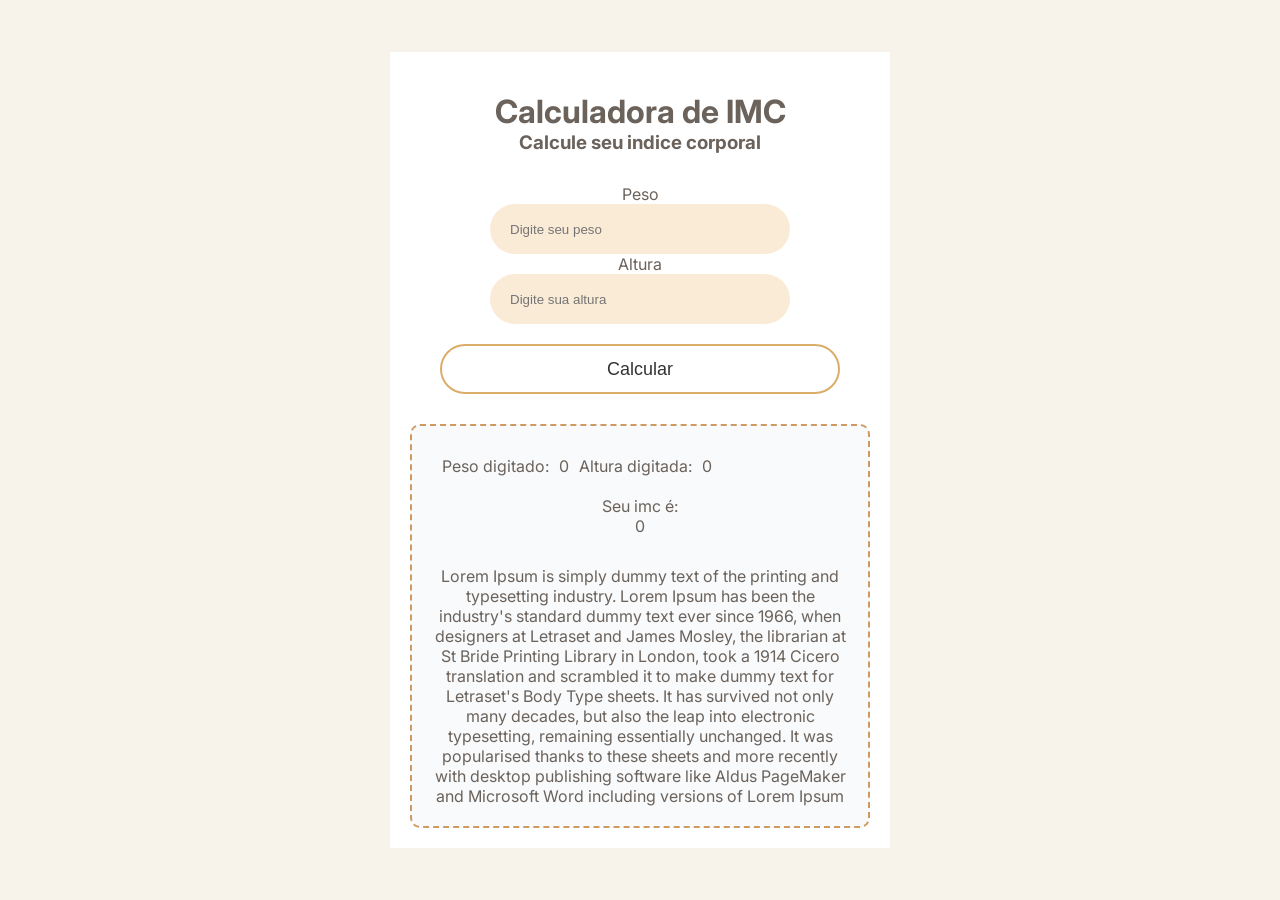
<file: calculadora-de-IMC/index.html>
<!DOCTYPE html>
<html lang="pt-BR">
<head>
    <meta charset="UTF-8">
    <meta name="viewport" content="width=device-width, initial-scale=1.0">
    <title>Calculadora de IMC</title>
    <link rel="stylesheet" href="style.css">
        <link href="https://fonts.googleapis.com/css2?family=Baloo+2:wght@400..800&family=Cherry+Bomb+One&family=Fredoka:wght@300..700&family=Inter:ital,opsz,wght@0,14..32,100..900;1,14..32,100..900&display=swap" rel="stylesheet">
</head>
<body>
    <main>
        <h1>Calculadora de IMC</h1>
        <h3>Calcule seu indice corporal</h3>


        <section class="card-principal">
        <form>
            <!-- inputs -->
            <div class="inputs">
            <label for="peso">Peso</label>
            <input type="number" id="peso" placeholder="Digite seu peso">

            <label for="altura">Altura</label>
            <input type="number" id="altura" placeholder="Digite sua altura">
            </div>

            <!-- botão -->
            <button type="submit" id="botao">Calcular</button>

            <!-- resultado -->

            <div class="resultado">
                <div class="informacoes-imc">
                <p>Peso digitado: </p> <span id="peso-digitado">0</span>
                <p>Altura digitada: </p> <span id="altura-digitada">0</span>
                </div>

                <div class="total-imc">
                <p>Seu imc é:</p> <span id="resultado-imc">0</span>
                </div>
                
                <div class="conteudo-imc">
                <span id="texto-com-base-imc">Lorem Ipsum is simply dummy text of the printing and typesetting industry. Lorem Ipsum has been the industry's standard dummy text ever since 1966, when designers at Letraset and James Mosley, the librarian at St Bride Printing Library in London, took a 1914 Cicero translation and scrambled it to make dummy text for Letraset's Body Type sheets. It has survived not only many decades, but also the leap into electronic typesetting, remaining essentially unchanged. It was popularised thanks to these sheets and more recently with desktop publishing software like Aldus PageMaker and Microsoft Word including versions of Lorem Ipsum</span>
                </div>
            </div>
        </form>
    </section>

    </main>
    <script src="/calculadora-de-IMC/script.js"></script>
</body>
</html>
</file>
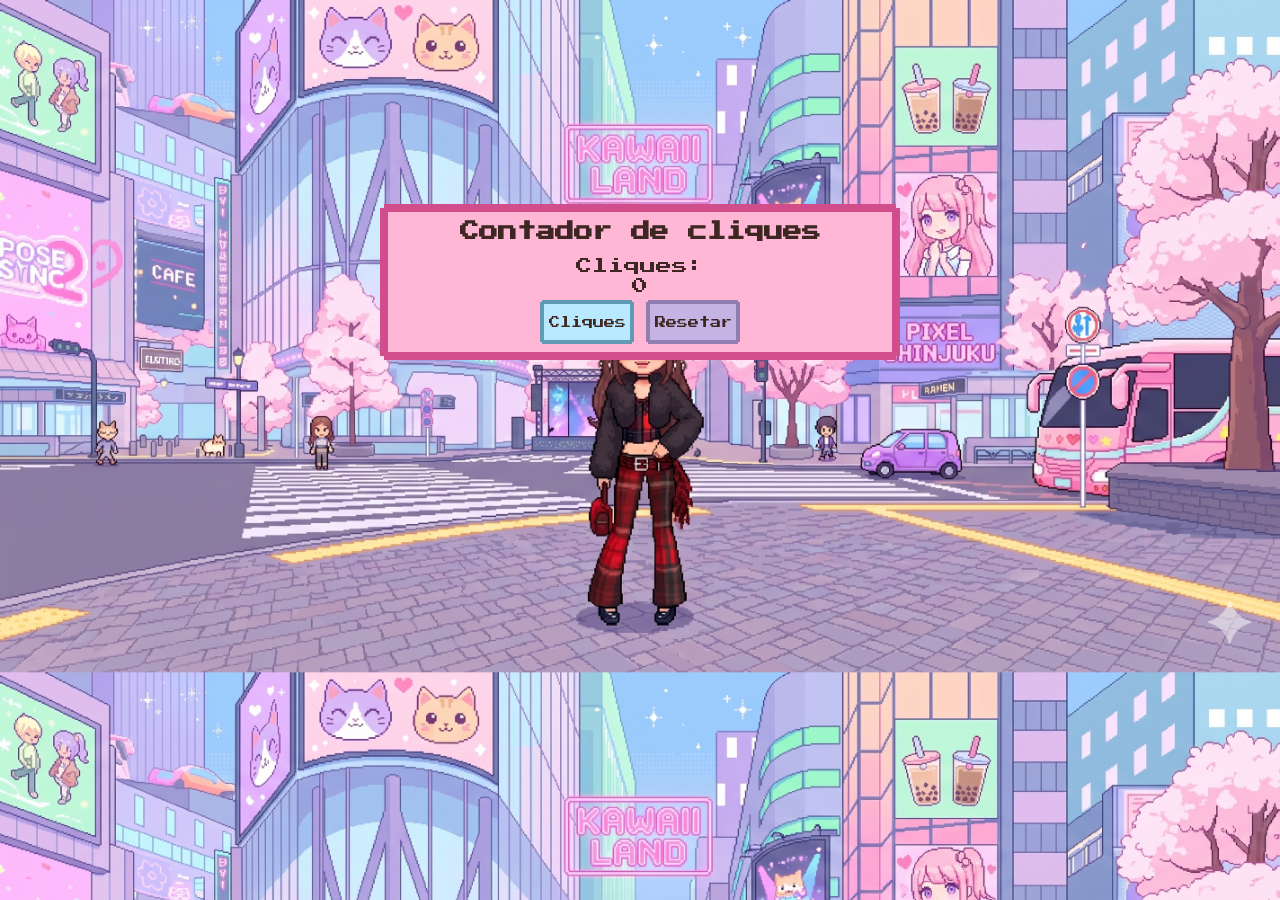
<file: contador-de-clique/index.html>
<!DOCTYPE html>
<html lang="pt-BR">
<head>
    <meta charset="UTF-8">
    <meta name="viewport" content="width=device-width, initial-scale=1.0">
    <title>Contador de cliques</title>
    <link rel="stylesheet" href="style.css">
    <link rel="preconnect" href="https://fonts.googleapis.com">
    <link rel="preconnect" href="https://fonts.gstatic.com" crossorigin>
    <link href="https://fonts.googleapis.com/css2?family=Jersey+10&family=Pixelify+Sans:wght@400..700&family=Poppins:ital,wght@0,100;0,200;0,300;0,400;0,500;0,600;0,700;0,800;0,900;1,100;1,200;1,300;1,400;1,500;1,600;1,700;1,800;1,900&family=Press+Start+2P&family=Quicksand:wght@300..700&family=Sansita+Swashed:wght@300..900&family=Tiny5&display=swap" rel="stylesheet">

</head>
<body>
    <div class="container">
    <h1>Contador de cliques</h1>
    <p>Cliques:</p>
    <p id="number-count">0</p>
    <button id="botao-clique">Cliques</button>
    <button id="botao-reset">Resetar</button>
    </div>
</body>
<script src="script.js"></script>
</html>
</file>
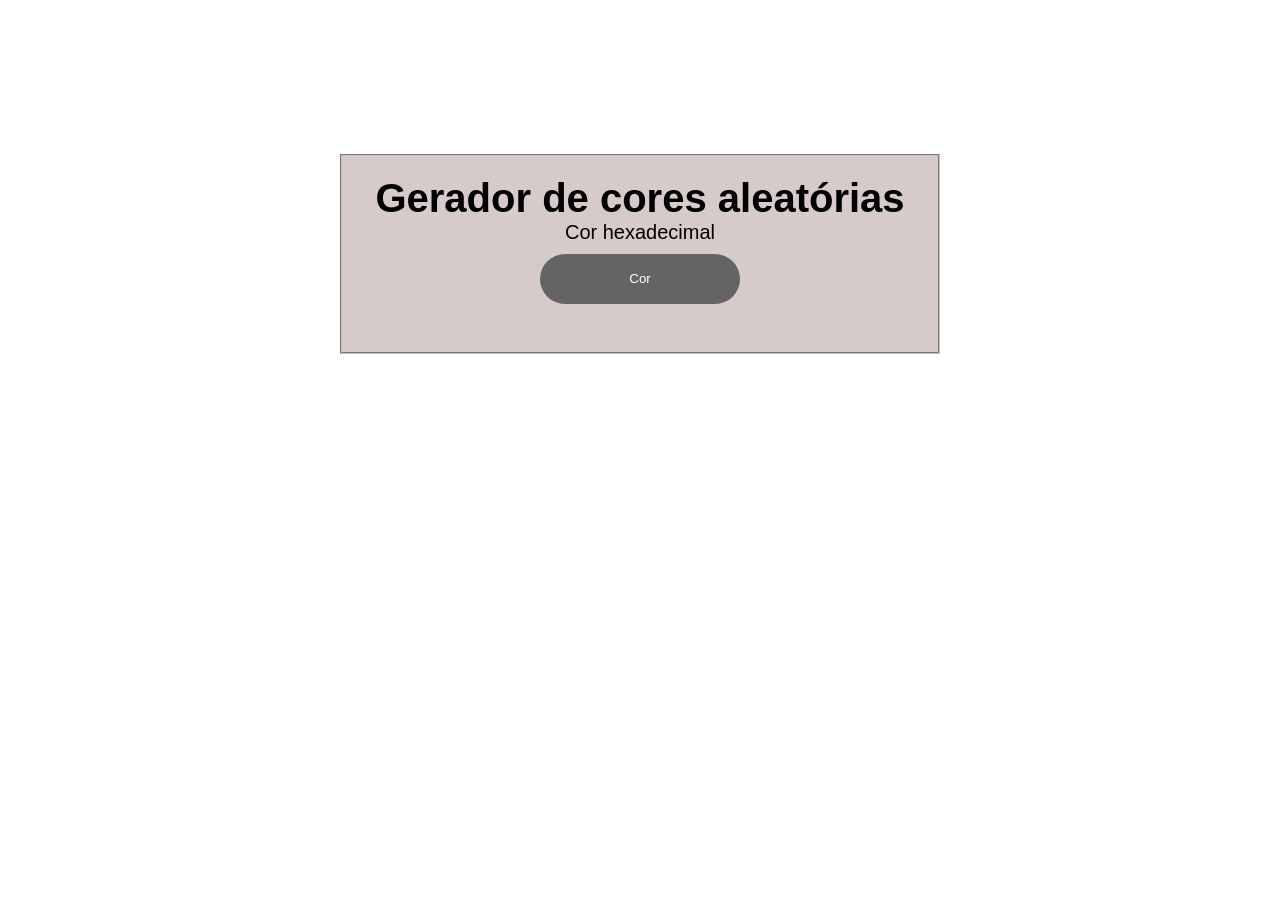
<file: Gerador-de-Cores-aleatorias/index.html>
<!DOCTYPE html>
<html lang="pt-br">
<head>
    <meta charset="UTF-8">
    <meta name="viewport" content="width=device-width, initial-scale=1.0">
    <title>Cores aleatórias</title>
    <link rel="stylesheet" href="style.css">
</head>
<body>
    <div class="container">
        <h1>Gerador de cores aleatórias</h1>
        <p>Cor hexadecimal</p>
        <button id="botao">Cor</button>

    </div>
</body>
<script src="script.js"></script>
</html>
</file>
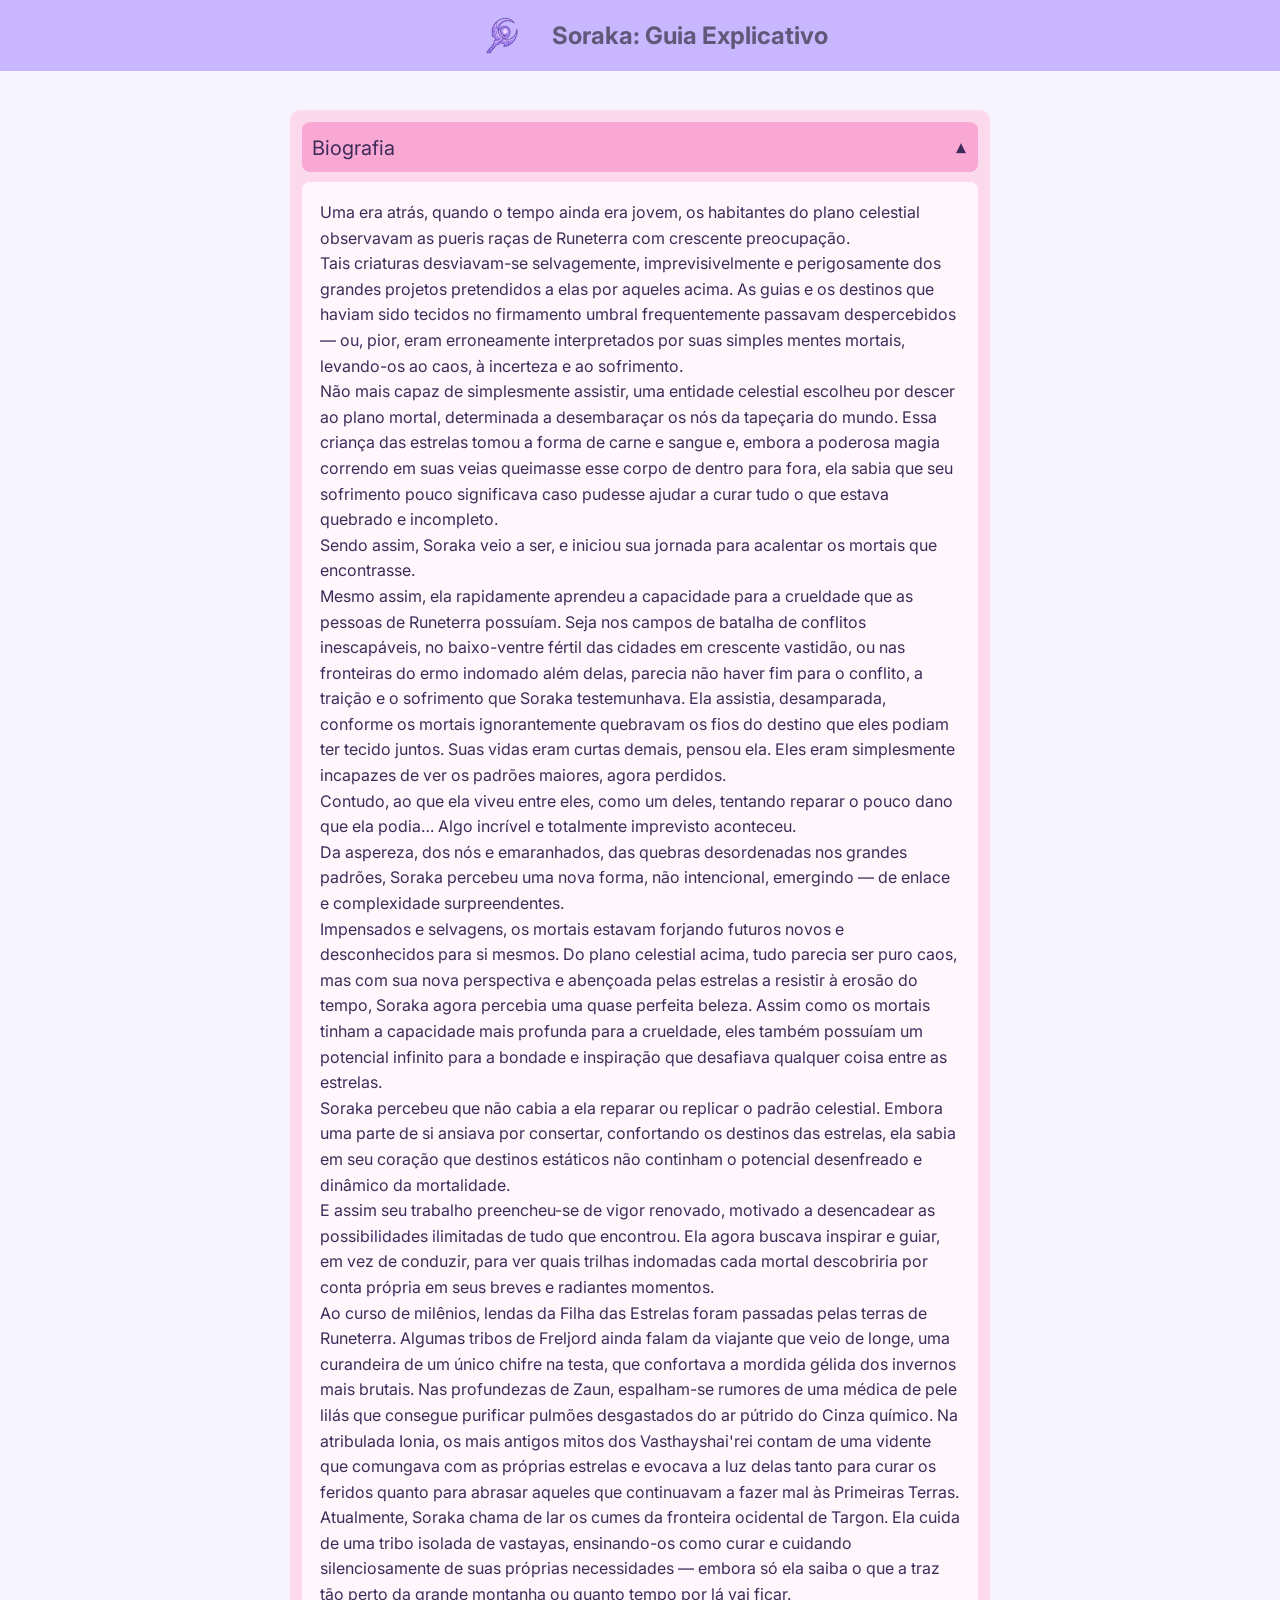
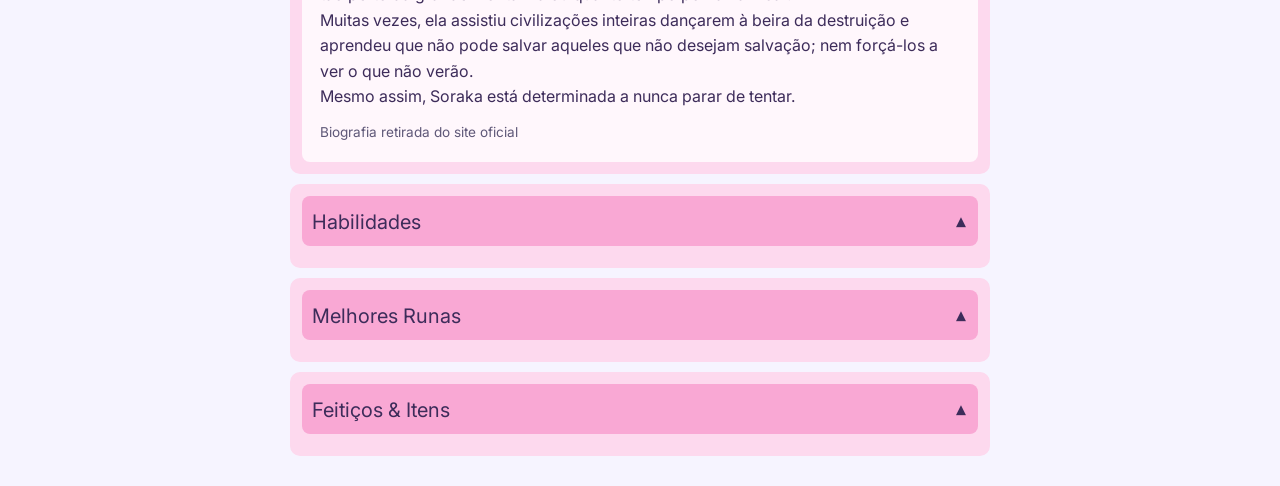
<file: mini-FAQ/index.html>
<!DOCTYPE html>
<html lang="pt-BR">
<head>
    <meta charset="UTF-8">
    <meta name="viewport" content="width=device-width, initial-scale=1.0">
    <title>FAQ Soraka</title>
    <link rel="stylesheet" href="style.css">
    <link rel="preconnect" href="https://fonts.googleapis.com">
    <link rel="preconnect" href="https://fonts.gstatic.com" crossorigin>
    <link href="https://fonts.googleapis.com/css2?family=Baloo+2:wght@400..800&family=Cherry+Bomb+One&family=Fredoka:wght@300..700&family=Inter:ital,opsz,wght@0,14..32,100..900;1,14..32,100..900&display=swap" rel="stylesheet">
</head>
<body>
    <nav>
        <img src="/mini-FAQ/cajado-soraka.png" alt="Cajado da Soraka">
        <h1> Soraka: Guia Explicativo</h1>
    </nav>
    <div class="container">
        <div class="accordion">

            <div class="accordion-item">
                <button class="accordion-header">
                    <span class="title">Biografia</span>
                    <span class="arrow active">▾</span>
                </button>
                <div class="accordion-content active">
                    <p>Uma era atrás, quando o tempo ainda era jovem, os habitantes do plano celestial observavam as pueris raças de Runeterra com crescente preocupação.</p>
                    <p>Tais criaturas desviavam-se selvagemente, imprevisivelmente e perigosamente dos grandes projetos pretendidos a elas por aqueles acima. As guias e os destinos que haviam sido tecidos no firmamento umbral frequentemente passavam despercebidos — ou, pior, eram erroneamente interpretados por suas simples mentes mortais, levando-os ao caos, à incerteza e ao sofrimento.</p>
                    <p>Não mais capaz de simplesmente assistir, uma entidade celestial escolheu por descer ao plano mortal, determinada a desembaraçar os nós da tapeçaria do mundo. Essa criança das estrelas tomou a forma de carne e sangue e, embora a poderosa magia correndo em suas veias queimasse esse corpo de dentro para fora, ela sabia que seu sofrimento pouco significava caso pudesse ajudar a curar tudo o que estava quebrado e incompleto.</p>
                    <p>Sendo assim, Soraka veio a ser, e iniciou sua jornada para acalentar os mortais que encontrasse.</p>
                    <p>Mesmo assim, ela rapidamente aprendeu a capacidade para a crueldade que as pessoas de Runeterra possuíam. Seja nos campos de batalha de conflitos inescapáveis, no baixo-ventre fértil das cidades em crescente vastidão, ou nas fronteiras do ermo indomado além delas, parecia não haver fim para o conflito, a traição e o sofrimento que Soraka testemunhava. Ela assistia, desamparada, conforme os mortais ignorantemente quebravam os fios do destino que eles podiam ter tecido juntos. Suas vidas eram curtas demais, pensou ela. Eles eram simplesmente incapazes de ver os padrões maiores, agora perdidos.</p>
                    <p>Contudo, ao que ela viveu entre eles, como um deles, tentando reparar o pouco dano que ela podia… Algo incrível e totalmente imprevisto aconteceu.</p>
                    <p>Da aspereza, dos nós e emaranhados, das quebras desordenadas nos grandes padrões, Soraka percebeu uma nova forma, não intencional, emergindo — de enlace e complexidade surpreendentes.</p>
                    <p>Impensados e selvagens, os mortais estavam forjando futuros novos e desconhecidos para si mesmos. Do plano celestial acima, tudo parecia ser puro caos, mas com sua nova perspectiva e abençoada pelas estrelas a resistir à erosão do tempo, Soraka agora percebia uma quase perfeita beleza. Assim como os mortais tinham a capacidade mais profunda para a crueldade, eles também possuíam um potencial infinito para a bondade e inspiração que desafiava qualquer coisa entre as estrelas.</p>
                    <p>Soraka percebeu que não cabia a ela reparar ou replicar o padrão celestial. Embora uma parte de si ansiava por consertar, confortando os destinos das estrelas, ela sabia em seu coração que destinos estáticos não continham o potencial desenfreado e dinâmico da mortalidade.</p>
                    <p>E assim seu trabalho preencheu-se de vigor renovado, motivado a desencadear as possibilidades ilimitadas de tudo que encontrou. Ela agora buscava inspirar e guiar, em vez de conduzir, para ver quais trilhas indomadas cada mortal descobriria por conta própria em seus breves e radiantes momentos.</p>
                    <p>Ao curso de milênios, lendas da Filha das Estrelas foram passadas pelas terras de Runeterra. Algumas tribos de Freljord ainda falam da viajante que veio de longe, uma curandeira de um único chifre na testa, que confortava a mordida gélida dos invernos mais brutais. Nas profundezas de Zaun, espalham-se rumores de uma médica de pele lilás que consegue purificar pulmões desgastados do ar pútrido do Cinza químico. Na atribulada Ionia, os mais antigos mitos dos Vasthayshai'rei contam de uma vidente que comungava com as próprias estrelas e evocava a luz delas tanto para curar os feridos quanto para abrasar aqueles que continuavam a fazer mal às Primeiras Terras.</p>
                    <p>Atualmente, Soraka chama de lar os cumes da fronteira ocidental de Targon. Ela cuida de uma tribo isolada de vastayas, ensinando-os como curar e cuidando silenciosamente de suas próprias necessidades — embora só ela saiba o que a traz tão perto da grande montanha ou quanto tempo por lá vai ficar.</p>
                    <p>Muitas vezes, ela assistiu civilizações inteiras dançarem à beira da destruição e aprendeu que não pode salvar aqueles que não desejam salvação; nem forçá-los a ver o que não verão.</p>
                    <p>Mesmo assim, Soraka está determinada a nunca parar de tentar.</p>
                    <p style="color:  #5F5878; font-size: 0.85rem; margin-top: 12px;">Biografia retirada do site oficial</p>
                </div>
            </div>

            <div class="accordion-item">
                <button class="accordion-header">
                    <span class="title">Habilidades</span>
                    <span class="arrow active">▾</span>
                </button>
                <!-- Habilidades-->
                <div class="accordion-content">
                    <p><strong>Passiva (Salvação):</strong> Soraka corre mais rapidamente em direção a aliados com pouca Vida.</p>
                    <p><strong>Q (Chamado Estelar):</strong> Uma estrela cai do céu no local-alvo, causando Dano Mágico e reduzindo a velocidade de inimigos. Se um Campeão inimigo for atingido por Chamado Estelar, Soraka regenera Vida.</p>
                    <p><strong>W (Infusão Astral):</strong> Soraka sacrifica parte de sua própria Vida para curar outro Campeão aliado.</p>
                    <p><strong>E (Equinócio):</strong> Cria uma área em um local, silenciando todos os inimigos dentro dela. Quando a área expira, os que ainda estiverem dentro são enraizados.</p>
                    <p><strong>R (Desejo):</strong> Soraka enche seus aliados de esperança, instantaneamente restaurando Vida para si mesma e todos os Campeões aliados.</p>
                </div>
            </div>

            <!-- Melhores Runas -->
            <div class="accordion-item">
                <button class="accordion-header">
                    <span class="title">Melhores Runas</span>
                    <span class="arrow active">▾</span>
                </button>
                <div class="accordion-content">
                    <h4> Runas – A melhor página para Soraka</h4>
                    <p>A <strong>árvore de Feitiçaria</strong> é, de forma consistente, a melhor escolha para Soraka. Ela reúne todas as runas que mais potencializam o kit da campeã, aumentando seu poke na fase de rotas, sua cura e sua utilidade durante toda a partida.</p>

                    <h4> Árvore Primária – Feitiçaria</h4>
                    <p><strong>Invocar Aery</strong> é a melhor runa-chave para Soraka. Ela fortalece tanto o dano causado aos inimigos quanto os escudos e curas concedidos aos aliados, oferecendo um excelente desempenho durante toda a partida.</p>
                    <p>Na segunda linha, você pode optar entre <strong>Faixa de Fluxo de Mana</strong> ou <strong>Arcanista de Axioma</strong>. A Faixa de Fluxo de Mana é a escolha mais popular por ajudar na sustentação de mana durante a rota. No entanto, minha recomendação é <strong>Arcanista de Axioma</strong>, já que ela aumenta a eficácia da Ultimate, concedendo mais dano, mais cura, mais escudo e ainda amplifica seu efeito em área. Além disso, ao conseguir uma eliminação ou assistência, você reduz o tempo de recarga da Ultimate em 7%, permitindo impactar o mapa com muito mais frequência.</p>
                    <p>A terceira runa é <strong>Transcendência</strong>, que concede Aceleração de Habilidade conforme a partida avança. No nível 11, eliminações e assistências reduzem em 20% o tempo de recarga das habilidades básicas, permitindo que Soraka utilize seu kit com muito mais frequência nas lutas.</p>
                    <p>Por fim, <strong>Chamuscar</strong> é a melhor opção para a última linha. Ele fortalece o poke durante a fase de rotas, aumentando a pressão sobre a dupla inimiga e facilitando trocas favoráveis.</p>

                    <h4> Árvore Secundária – Determinação</h4>

                    <p>Na árvore secundária, a escolha é <strong>Determinação</strong>.</p>
                    <p><strong>Osso Revestido</strong>, para enfrentar rotas mais agressivas e reduzir o dano recebido nas trocas.</p>
                    <p><strong>Revitalizar</strong>, que aumenta a eficácia das curas e escudos, sendo uma excelente escolha na maioria das partidas.</p>


                    <h4>Fragmentos </h4>
                    <p>Os fragmentos recomendados são:</p>
                    <ul class="melhores-runas">
                        <li><strong>+9 de Força Adaptativa</strong></li>
                        <li><strong>+9 de Força Adaptativa</strong></li>
                        <li><strong>+10 a +180 de Vida (com base no nível)</strong></li>
                    </ul>

                    <p>A escolha dupla de Força Adaptativa não é por acaso. Soraka escala muito bem com <strong>Poder de Habilidade (AP)</strong>, já que suas curas aumentam conforme ela ganha AP. Por isso, investir em dano adaptativo gera mais valor do que priorizar atributos defensivos logo no início da partida.</p>
                    <p>Além disso, o nível 1 da Soraka é extremamente forte. Se você souber aproveitar o alcance do <strong>Q</strong> para pressionar e aplicar poke constantemente, esses dois fragmentos de Força Adaptativa aumentam bastante seu potencial de dano e ajudam a dominar a fase de rotas desde os primeiros minutos.</p>
                </div>
            </div>
            <div class="accordion-item">
                <button class="accordion-header">
                    <span class="title">Feitiços & Itens</span>
                    <span class="arrow active">▾</span>
                </button>
                <div class="accordion-content">
                    <h4> Feitiços de Invocador</h4>
                    <p>Na maioria das partidas, a melhor combinação para Soraka é <strong>Flash + Curar</strong>. Essa dupla oferece segurança na fase de rotas e um grande potencial para salvar aliados em momentos decisivos.</p>

                    <div class="highlight-box">
                        <p><strong> Dica:</strong> Em situações específicas, <strong>Exaustão (Exhaust)</strong> pode ser uma escolha melhor que Curar. Isso acontece principalmente quando a equipe inimiga possui campeões que entram facilmente na backline e conseguem eliminar você ou seu ADC muito rápido, como <strong>Master Yi</strong> ou <strong>Yasuo</strong>.</p>
                        <p style="margin-top: 8px;">Como Soraka possui poucas ferramentas de controle de grupo, o Exaustão ajuda bastante a reduzir o dano desses campeões e aumenta significativamente as chances de sobrevivência da sua dupla. Ainda assim, essa é uma escolha situacional, não a padrão.</p>
                    </div>

                    <h4> Item de Suporte</h4>
                    <p>Na grande maioria das partidas, o melhor item de suporte é o <strong>Criações dos Sonhos</strong>. Ele oferece tudo o que Soraka procura: mais utilidade, mais proteção para os aliados e excelente sinergia com seu estilo de jogo.</p>

                    <p>Se você estiver enfrentando uma rota muito difícil ou estiver morrendo com frequência, <strong>Oposição Celestial</strong> passa a ser uma ótima alternativa. Além de reduzir o dano recebido, ela concede um escudo e ainda aplica uma lentidão de 50% aos inimigos próximos, tornando muito mais fácil sobreviver a engages.</p>

                    <p>Outra opção que gosto bastante é o <strong>Trenó do Solstício</strong>. Sempre que você acerta um controle de grupo ou lentidão — algo que a Soraka faz constantemente com o <strong>Q</strong> —, o item concede velocidade de movimento para você e seus aliados, além de uma pequena cura. Essa interação combina muito bem com a passiva da Soraka, permitindo que ela alcance rapidamente um aliado que precisa de ajuda.</p>

                    <h4> Build Recomendada</h4>
                    <p>A build da Soraka é bastante consistente e dificilmente muda entre as partidas. A ordem mais recomendada é:</p>
                    <ul class="item-list">
                        
                            <span class="item-name"><strong>Regenerador de Pedra Lunar:</strong> </span>
                            <span class="item-desc">Item mítico com excelente custo-benefício e sinergia com curas.</span><br>
                        
                        
                            <span class="item-name"> <strong> Redenção: </strong></span>
                            <span class="item-desc">Cura em área e utilidade global para o time.</span> <br>
                        
                        
                            <span class="item-name"><strong>Auronúcleo:  </strong> </span>
                            <span class="item-desc">Aumenta ainda mais o potencial de cura e oferece AP.</span>
                        
                    </ul>

                    <p><strong> Os últimos itens variam de acordo com a composição inimiga:  </strong></p>
                    <ul>
                        <strong>Bênção de Mikael</strong> é a melhor opção contra equipes com muito controle de grupo.</li>
                        <strong>Medalhão de Ferro dos Solari</strong> é excelente quando sua equipe precisa de mais proteção contra dano explosivo.</li>
                    </ul>

                    <div class="highlight-box warning">
                        <h4 style="margin-top: 0; color: #9b1d11;">⚠️ Por que NÃO recomendo Armadura de Warmog?</h4><br>
                        <p>Ao contrário do que muita gente acredita, Warmog <strong>não é um bom item para Soraka</strong>.</p>
                        <p>Embora ela utilize a própria Vida para conjurar o W, o atributo que realmente aumenta seu impacto na partida é <strong>Poder de Habilidade (AP)</strong>. Quanto mais AP você possui, mais fortes são suas curas, seu poke e toda sua utilidade para a equipe.</p>
                        <p>Warmog, por outro lado, investe praticamente todo o seu ouro em Vida. Ela não fornece AP, não fortalece suas curas e não aumenta diretamente a eficiência do seu kit. Na prática, você sacrifica um pico de poder importante para ganhar apenas mais resistência.</p>
                        <p>Muitos jogadores acabam comprando Warmog para compensar erros de posicionamento ou a perda constante de Vida ao utilizar o W. Porém, esse problema normalmente é resolvido com uma melhor utilização do <strong>Q</strong>, um posicionamento mais seguro e escolhas defensivas mais eficientes, como <strong>Medalhão de Ferro dos Solari</strong> ou <strong>Oposição Celestial</strong>.</p>
                        <p style="margin-top: 8px;">Se você estiver sobrevivendo às lutas, mas curando pouco, sua equipe perde muito mais valor do que se você investir em itens de AP e fortalecimento de cura. O papel da Soraka não é ser um tanque: é manter seus aliados vivos. E, para isso, AP e itens de encantamento sempre entregam muito mais resultado do que simplesmente acumular Vida.</p>
                    </div>
                </div>
            </div>
        </div>
    </div>
    <script src="script.js"></script>
</body>
</html>
</file>
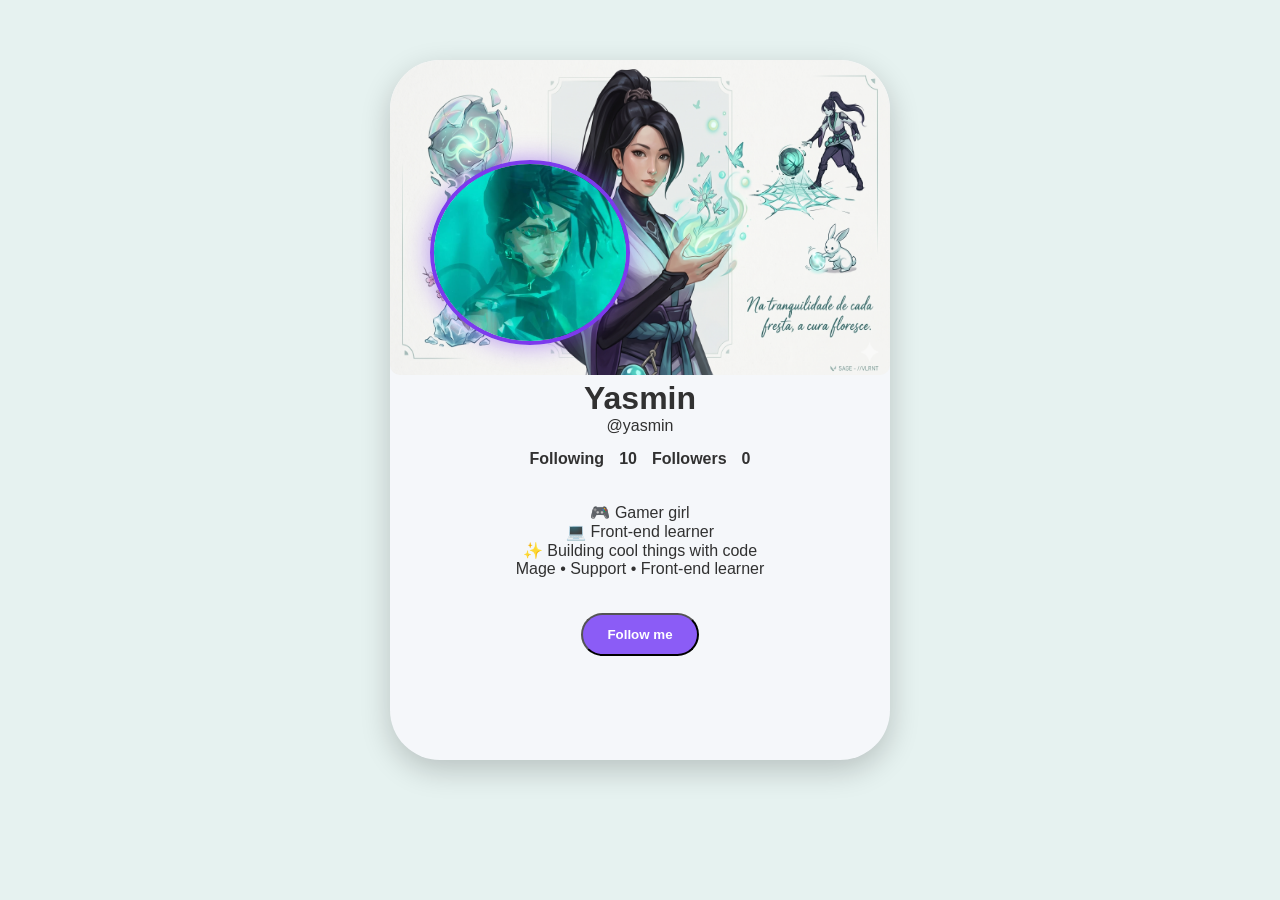
<file: Perfil-interativo/index.html>
<!DOCTYPE html>
<html lang="pt-BR">
<head>
    <meta charset="UTF-8">
    <meta name="viewport" content="width=device-width, initial-scale=1.0">
    <title>Perfil Interativo</title>
    <link rel="stylesheet" href="style.css">
</head>
<body>
    <div class="container">
        <div class="container-imagens">
            <img class="background" src="background.png" alt="background">
            <img class="icon" src="/Perfil-interativo/valorantSage.jpg" alt="Foto do perfil" >
        </div>

        <h2>Yasmin</h2>
        <p>@yasmin</p>
        
        <div class="follows">
            <p>Following</p>
            <p>10</p>
            <p>Followers</p>
            <span>0</span>         
        </div>

        <div class="About">
            <p> 🎮 Gamer girl<br>
                💻 Front-end learner<br>
                ✨ Building cool things with code<br>
                Mage • Support • Front-end learner </p>
        </div>

        
            <button>Follow me</button>
        

    </div>
</body>
<script src="script.js"></script>
</html>
</file>
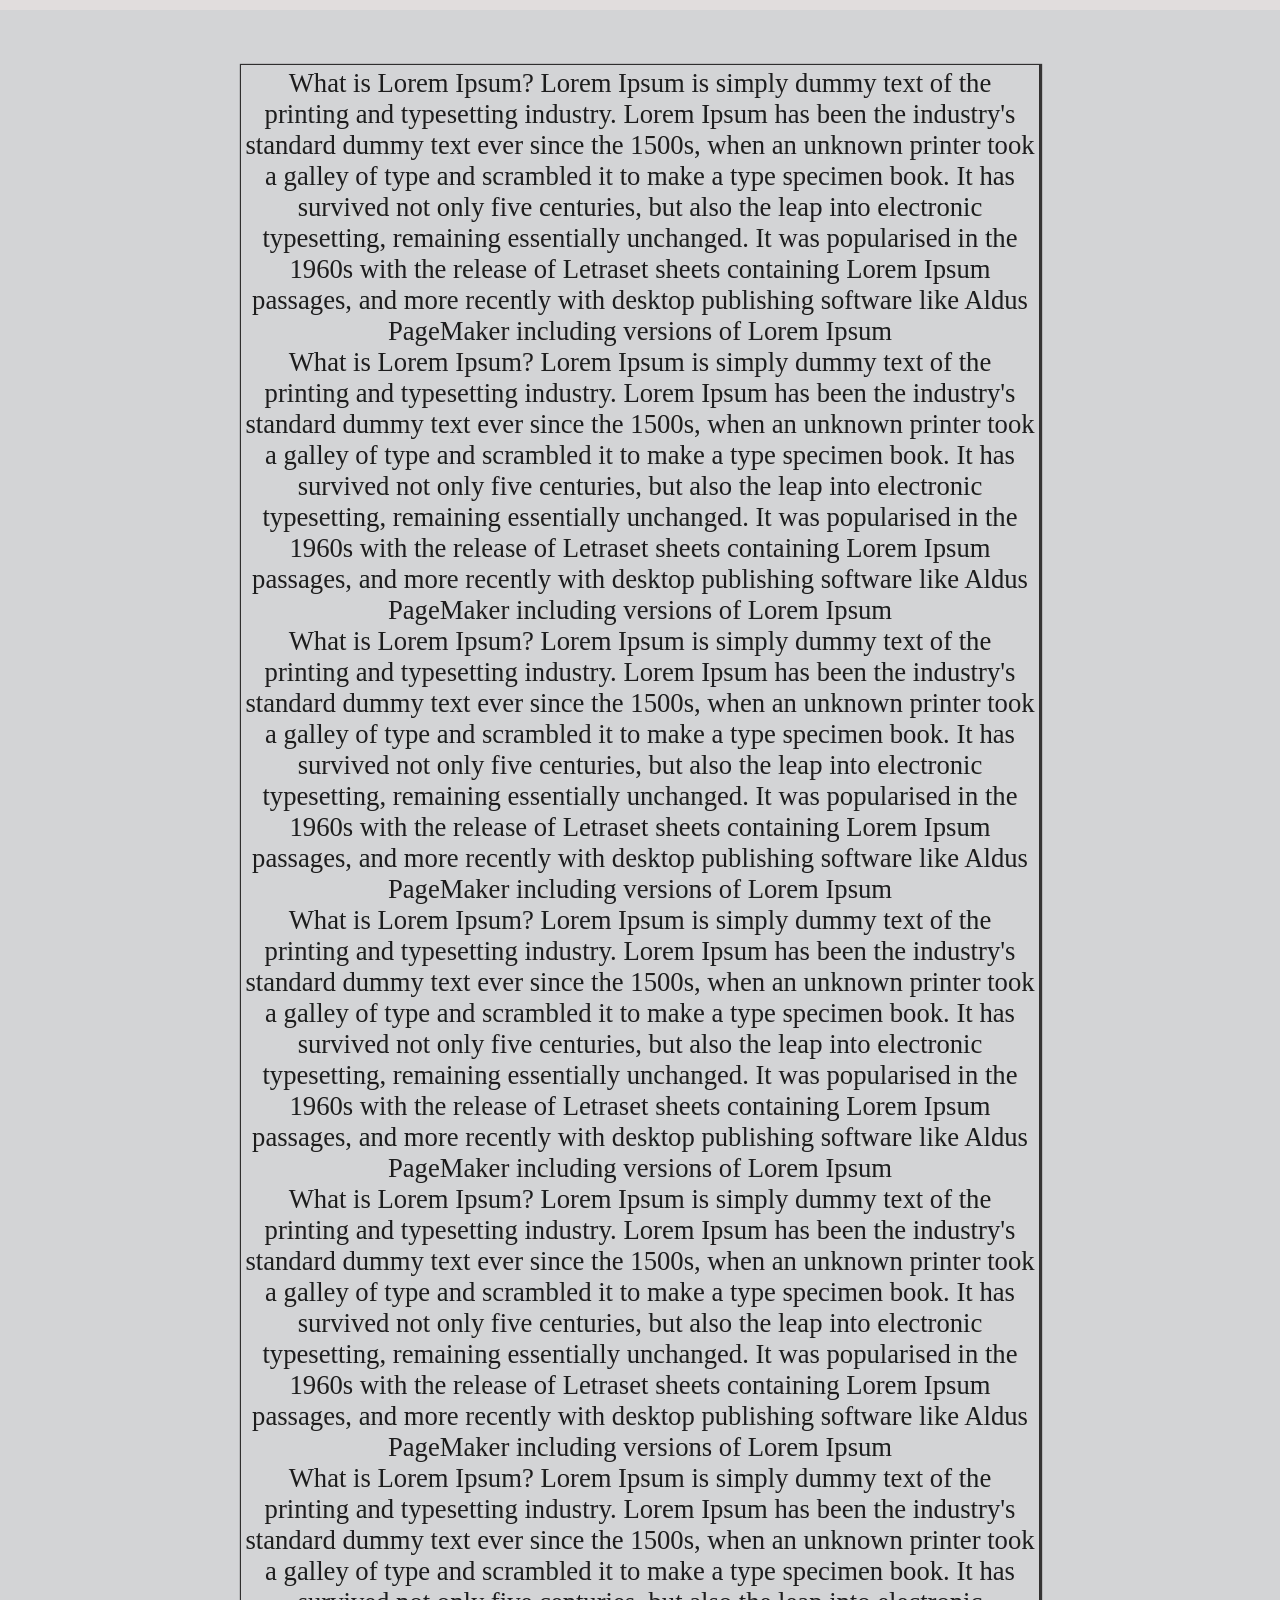
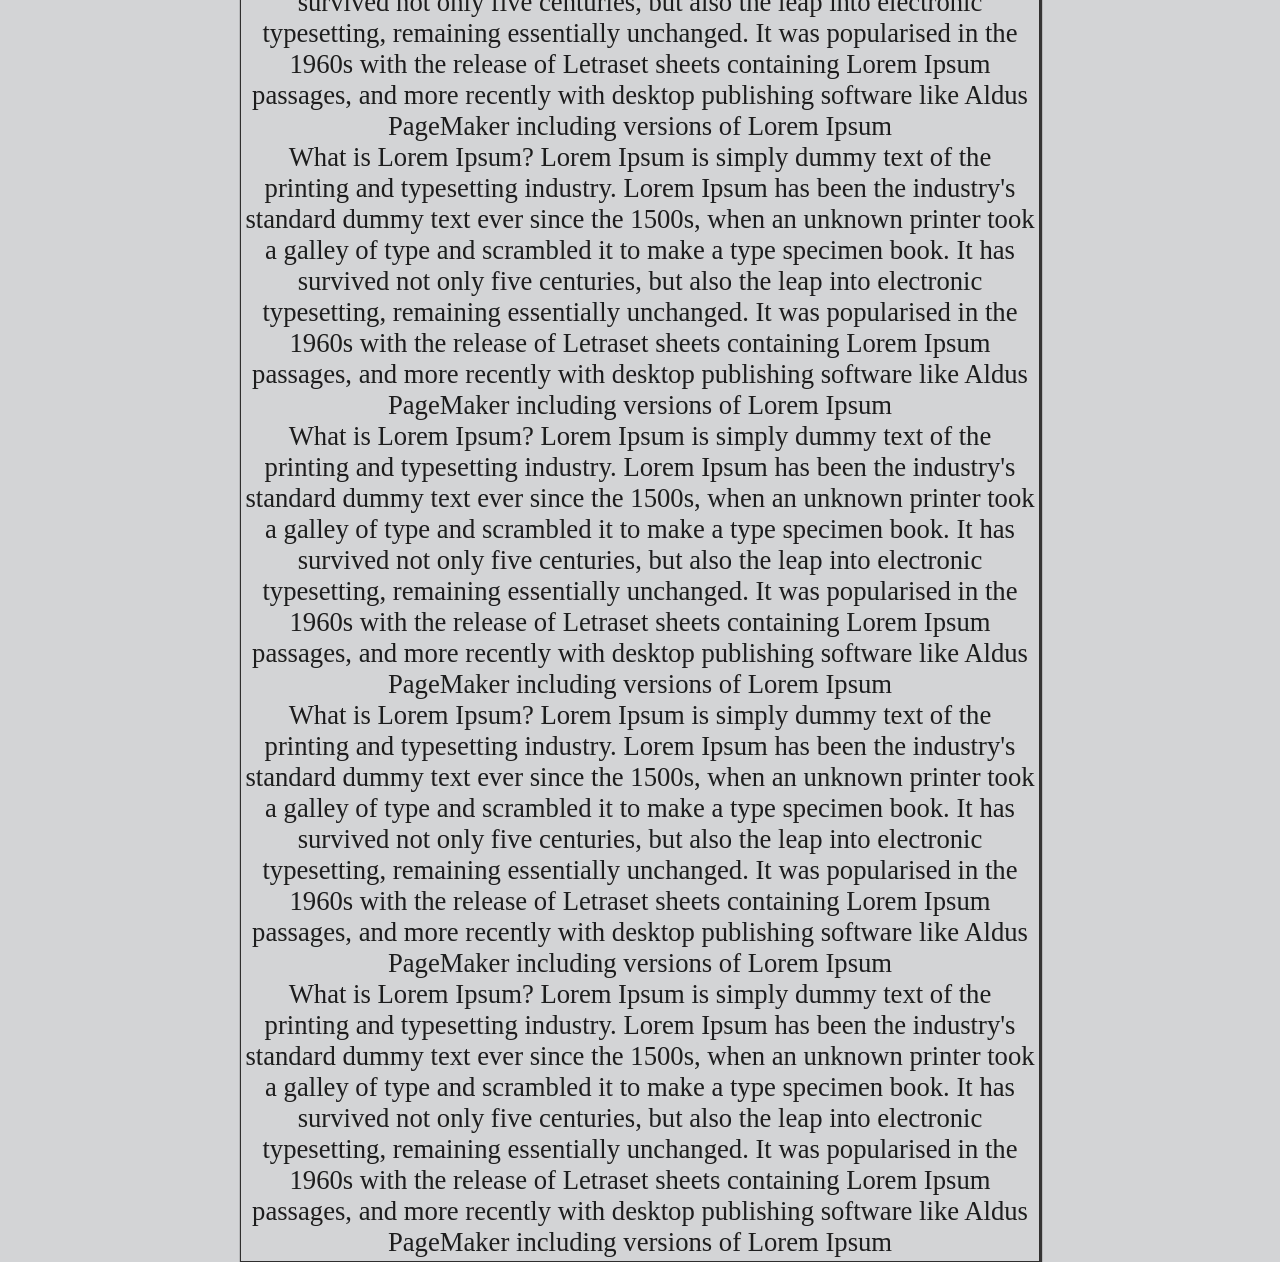
<file: progress-bar/index.html>
<!DOCTYPE html>
<html lang="pt-BR">
<head>
    <meta charset="UTF-8">
    <meta name="viewport" content="width=device-width, initial-scale=1.0">
    <title>Progress Bar</title>
    <link rel="stylesheet" href="style.css">
</head>
<body>
    <div class="bar">
        <div id="progress-bar"></div>
    </div>
    <div class="conteudo">
        <p>What is Lorem Ipsum?
        Lorem Ipsum is simply dummy text of the printing and typesetting industry. Lorem Ipsum has been the industry's standard dummy text ever since the 1500s, when an unknown printer took a galley of type and scrambled it to make a type specimen book. It has survived not only five centuries, but also the leap into electronic typesetting, remaining essentially unchanged. It was popularised in the 1960s with the release of Letraset sheets containing Lorem Ipsum passages, and more recently with desktop publishing software like Aldus PageMaker including versions of Lorem Ipsum</p>
        <p>What is Lorem Ipsum?
        Lorem Ipsum is simply dummy text of the printing and typesetting industry. Lorem Ipsum has been the industry's standard dummy text ever since the 1500s, when an unknown printer took a galley of type and scrambled it to make a type specimen book. It has survived not only five centuries, but also the leap into electronic typesetting, remaining essentially unchanged. It was popularised in the 1960s with the release of Letraset sheets containing Lorem Ipsum passages, and more recently with desktop publishing software like Aldus PageMaker including versions of Lorem Ipsum</p>
        <p>What is Lorem Ipsum?

    Lorem Ipsum is simply dummy text of the printing and typesetting industry. Lorem Ipsum has been the industry's standard dummy text ever since the 1500s, when an unknown printer took a galley of type and scrambled it to make a type specimen book. It has survived not only five centuries, but also the leap into electronic typesetting, remaining essentially unchanged. It was popularised in the 1960s with the release of Letraset sheets containing Lorem Ipsum passages, and more recently with desktop publishing software like Aldus PageMaker including versions of Lorem Ipsum</p>
    <p>What is Lorem Ipsum?
    Lorem Ipsum is simply dummy text of the printing and typesetting industry. Lorem Ipsum has been the industry's standard dummy text ever since the 1500s, when an unknown printer took a galley of type and scrambled it to make a type specimen book. It has survived not only five centuries, but also the leap into electronic typesetting, remaining essentially unchanged. It was popularised in the 1960s with the release of Letraset sheets containing Lorem Ipsum passages, and more recently with desktop publishing software like Aldus PageMaker including versions of Lorem Ipsum</p>
    <p>What is Lorem Ipsum?
    Lorem Ipsum is simply dummy text of the printing and typesetting industry. Lorem Ipsum has been the industry's standard dummy text ever since the 1500s, when an unknown printer took a galley of type and scrambled it to make a type specimen book. It has survived not only five centuries, but also the leap into electronic typesetting, remaining essentially unchanged. It was popularised in the 1960s with the release of Letraset sheets containing Lorem Ipsum passages, and more recently with desktop publishing software like Aldus PageMaker including versions of Lorem Ipsum</p>
    <p>What is Lorem Ipsum?
    Lorem Ipsum is simply dummy text of the printing and typesetting industry. Lorem Ipsum has been the industry's standard dummy text ever since the 1500s, when an unknown printer took a galley of type and scrambled it to make a type specimen book. It has survived not only five centuries, but also the leap into electronic typesetting, remaining essentially unchanged. It was popularised in the 1960s with the release of Letraset sheets containing Lorem Ipsum passages, and more recently with desktop publishing software like Aldus PageMaker including versions of Lorem Ipsum</p>
    <p>What is Lorem Ipsum?
    Lorem Ipsum is simply dummy text of the printing and typesetting industry. Lorem Ipsum has been the industry's standard dummy text ever since the 1500s, when an unknown printer took a galley of type and scrambled it to make a type specimen book. It has survived not only five centuries, but also the leap into electronic typesetting, remaining essentially unchanged. It was popularised in the 1960s with the release of Letraset sheets containing Lorem Ipsum passages, and more recently with desktop publishing software like Aldus PageMaker including versions of Lorem Ipsum</p>
    <p>What is Lorem Ipsum?
    Lorem Ipsum is simply dummy text of the printing and typesetting industry. Lorem Ipsum has been the industry's standard dummy text ever since the 1500s, when an unknown printer took a galley of type and scrambled it to make a type specimen book. It has survived not only five centuries, but also the leap into electronic typesetting, remaining essentially unchanged. It was popularised in the 1960s with the release of Letraset sheets containing Lorem Ipsum passages, and more recently with desktop publishing software like Aldus PageMaker including versions of Lorem Ipsum</p>
    <p>What is Lorem Ipsum?
    Lorem Ipsum is simply dummy text of the printing and typesetting industry. Lorem Ipsum has been the industry's standard dummy text ever since the 1500s, when an unknown printer took a galley of type and scrambled it to make a type specimen book. It has survived not only five centuries, but also the leap into electronic typesetting, remaining essentially unchanged. It was popularised in the 1960s with the release of Letraset sheets containing Lorem Ipsum passages, and more recently with desktop publishing software like Aldus PageMaker including versions of Lorem Ipsum</p>
    <p>What is Lorem Ipsum?
    Lorem Ipsum is simply dummy text of the printing and typesetting industry. Lorem Ipsum has been the industry's standard dummy text ever since the 1500s, when an unknown printer took a galley of type and scrambled it to make a type specimen book. It has survived not only five centuries, but also the leap into electronic typesetting, remaining essentially unchanged. It was popularised in the 1960s with the release of Letraset sheets containing Lorem Ipsum passages, and more recently with desktop publishing software like Aldus PageMaker including versions of Lorem Ipsum</p>

        
    </div>
</body>
<script src="script.js"></script>
</html>
</file>
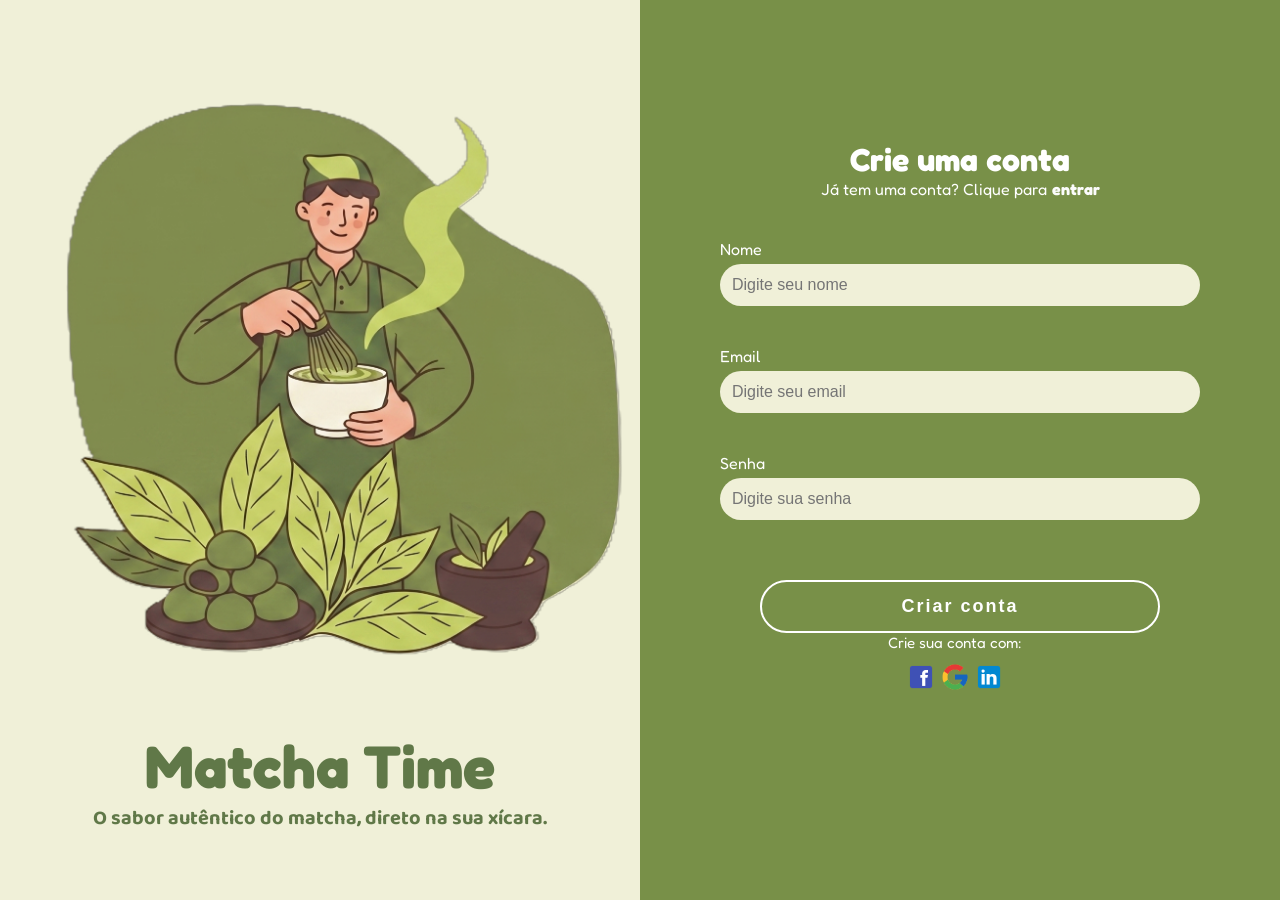
<file: Tela-de-login/index.html>
<!DOCTYPE html>
    <html lang="PT-br">
    <head>
        <meta charset="UTF-8">
        <meta name="viewport" content="width=device-width, initial-scale=1.0">
        <link rel="preconnect" href="https://fonts.googleapis.com">
        <link rel="preconnect" href="https://fonts.gstatic.com" crossorigin>
        <link href="https://fonts.googleapis.com/css2?family=Baloo+2:wght@400..800&family=Cherry+Bomb+One&family=Fredoka:wght@300..700&display=swap" rel="stylesheet">
        <link rel="stylesheet" href="https://cdn.jsdelivr.net/npm/bootstrap-icons@1.11.3/font/bootstrap-icons.min.css">
        <link rel="stylesheet" href="style.css">
        <title>Tela de cadastro</title>
    </head>
    <body>
    <div class="container">
        <div id="primeira-coluna">
            <div class="conteudo1">
            <img src="/Tela-de-login/teste.PNG" alt="Imagem do machta">
            <h1>Matcha Time</h1>
            <p>O sabor autêntico do matcha, direto na sua xícara.</p>
        </div>
        </div>
        
<div id="segunda-coluna">
    <form id="form-cadastro"> 
        <div class="conteudo2">
            <h1 id="coluna2">Crie uma conta</h1>
            
            <div id="criar-conta">
                <p>Já tem uma conta? Clique para </p>
                <strong><a href="#">entrar</a></strong> 
            </div>
            
            <div class="campo" id="input-nome">
                <p>Nome</p>
                <input type="text" id="nome" placeholder="Digite seu nome">
                <div id="erro-nome" class="erro"></div>
            </div>
            
            <div class="campo" id="input-email">
                <p>Email</p>
                <input type="email" id="email" placeholder="Digite seu email">
                <div id="erro-email" class="erro"></div>
            </div>

            <div class="campo" id="input-senha">
                <p>Senha</p>
                <input type="password" id="senha" placeholder="Digite sua senha">
                <div id="erro-senha" class="erro"></div>
            </div>
            
            <button type="submit" id="botao-senha">Criar conta</button>
        </div>
    </form> 
    
    <div class="icons">
        <p>Crie sua conta com:</p>
        <img src="/Tela-de-login/icons8-facebook-48.png" alt="Facebook">
        <img src="/Tela-de-login/icons8-google-logo-48.png" alt="Google">
        <img src="/Tela-de-login/icons8-linkedin-48.png" alt="Linkedin">
    </div>
</div>
    </body>
    <script src="script.js"></script>
    </html>
</file>
<file: calculadora-de-IMC/style.css>
* {
    margin: 0;
    padding: 0;
    box-sizing: border-box;
}

body {
    background-color: #F7F3EA;
    display: flex;
    align-items: center;
    justify-content: center;
    font-family: "Inter";
    min-height: 100vh;
    color: #050200;
    padding: 20px; 
}

main {
    background-color: #fff;
    width: 100%;
    max-width: 500px;
    min-height: 50vh;
    display: flex;
    flex-direction: column;
    padding: 10px;
    justify-content: center;
    align-items: center;
    color: #6B625B;
}
h1{
        margin-top: 30px;
}

form {
    width: 100%;
    padding: 10px;
    justify-content: center;
    align-items: center;
    text-align: center;
}

input {
    border: none;
    background-color: antiquewhite;
    width: 100%; 
    max-width: 300px; 
    height: 50px;
    border-radius: 30px;
    padding: 20px;
    display: flex; 
    gap: 10%;
    margin-left: 60px;
}

input[type=number]::-webkit-inner-spin-button {
    appearance: none;
}

.inputs {
    padding: 20px;
    gap: 50px;
}

button {
    width: 100%; 
    max-width: 400px;  
    height: 50px;
    border-radius: 30px;
    font-size: 18px;
    background: linear-gradient(to right, #DBAD6A 50%, transparent 50%);
    background-size: 200% 100%;
    background-position: right bottom;
    transition: all 0.5s ease;
    color: #333;
    border: 2px solid #DBAD6A;
    padding: 12px 30px;
    cursor: pointer;
}

button:hover {
    background-position: left bottom;
    color: white;
}

.informacoes-imc {
    padding: 20px;
    display: flex;
    flex-direction: row;
    flex-wrap: wrap;
    gap: 10px;
}

.resultado {
    background-color: #f8fafc;
    justify-content: center;
    margin-top: 30px;
    display: flex;
    flex-direction: column;
    padding: 10px;
    border: 2px dashed #CF995F;
    border-radius: 10px;
    width: 100%; 
}
#texto-com-base-imc{
    display: flex;
    justify-content: center;
    padding: 10px;
    margin-top: 20px;
}
/* Responsividade */
@media (max-width: 400px) {
    main {
        padding: 10px 5px;
    }

    button,
    input {
        max-width: 100%;
    }
}
</file>
<file: contador-de-clique/style.css>
* {
    margin: 0;
    padding: 0;
    box-sizing: border-box;
}

body {
    display: flex;
    justify-content: center;
    margin-top: 15.5vw;
    background-image: url(background.png);
    background-size: cover;
    font-family: "Press Start 2P", system-ui;
    color: #3E2723;
    text-align: center;
    padding: 10px;
}

.container {
    background-color: #FFB7D5;
    padding: 10px;
    height: auto;        
    width: 40vw;
    min-width: 250px;  
    word-break: break-all; 
    border: 4px solid #D14D8B;
    box-shadow: 
        4px 0 0 0 #D14D8B,
        -4px 0 0 0 #D14D8B,
        0 4px 0 0 #D14D8B,
        0 -4px 0 0 #D14D8B;
    image-rendering: pixelated; 
    color: #3E2723
}

h1 {
    text-align: center;
    margin-bottom: 15px;
    font-size: 1.2rem;
}
p{
    padding:2px;
}

#botao-clique,
#botao-reset {
    height: 40px;
    width: 90px;
    border: none;
    cursor: pointer;
    font-family: "Press Start 2P", system-ui;
    font-size: 0.7rem;
    display: inline-flex;   
    align-items: center;
    justify-content: center;
    margin-top: 6px;
    color: #3E2723;
    transform-style:preserve-3d;
    transition:all 175ms cubic-bezier(0, 0, 1, 1);
    
}

#botao-clique:hover {
    background: #8fd4f5;
    transform: translate(0, 0.375em);
}

#botao-reset:hover {
    background: #a992d4;
    transform: translate(0, 0.375em);
}
#botao-clique {
    background: #B9E9FF;
    border: 2px solid #609ab5;
    box-shadow: 
        2px 0 0 0 #609ab5,
        -2px 0 0 0 #609ab5,
        0 2px 0 0 #609ab5,
        0 -2px 0 0 #609ab5;
    image-rendering: pixelated; 
}

#botao-reset {
    background: #C5B4E3;
            border: 2px solid #907db1;
    box-shadow: 
        2px 0 0 0 #907db1,
        -2px 0 0 0 #907db1,
        0 2px 0 0 #907db1,
        0 -2px 0 0 #907db1;
    image-rendering: pixelated; 
}
</file>
<file: Gerador-de-Cores-aleatorias/style.css>
* {
    margin: 0;
    padding: 0;
    box-sizing: border-box;
}

.container {
    display: flex;
    align-items: center;
    flex-direction: column;
    font: 15pt Arial;
    background-color: rgb(214, 202, 202);
    border: 2px groove #c8c5c5;
    width: 600px;
    min-height: 200px;
    margin: 12vw auto 0;
    padding: 20px;
    
}

button {
    width: 200px;
    height: 50px;
    margin-top: 10px;
    background-color: RGB(100, 100, 100);
    border-radius: 50px;
    border: none;
    cursor: pointer;
    color: white;
    transition: all 0.5s;
    position: relative;
    overflow: hidden;
    z-index: 1;
}

button:before {
    content: '';
    position: absolute;
    top: 50%;
    left: 50%;
    width: 0;
    height: 0;
    border-radius: 50%;
    background: radial-gradient(circle, rgba(255,255,255,0.8) 0%, rgba(150, 150, 150, 0.422) 70%);
    transform: translate(-50%, -50%);
    transition: all 0.6s cubic-bezier(0.23, 1, 0.32, 1);
    z-index: -1;
}

button:hover:before {
    width: 300px;
    height: 300px;
    opacity: 1;
}

button:hover {
    transform: scale(1.05);
    box-shadow: 0 0 15px RGB(100, 100, 100);
    letter-spacing: 1px;
}
</file>
<file: mini-FAQ/style.css>
*{
    margin: 0;
    padding: 0;
    box-sizing: border-box;
}
body{
    min-height: 100vh;
    font-family: "Inter";
    display: flex;
    flex-direction: column;
    align-items: center;
    background-color: #F6F4FF;
    color: #3D2C5A;
    padding-top: 90px;
    padding-bottom: 20px;
}

.accordion-item{
    background-color: #FDD9EE;
    width: 100%;
    max-width: 700px;
    padding: 12px;
    border-radius: 10px;
    justify-content: center;
    align-items: center;
    display: flex;
    flex-direction: column;
    gap: 10px;
    margin-bottom: 10px;
}
nav{
    top: 0;
    position: fixed;
    background-color: #C8B6FF;
    width: 100%;
    overflow: hidden;
    text-align: center;
    display: flex;
    align-items: center;
    justify-content: center;
    color: #5F5878;
    padding: 8px;
}
nav img{
    width: 60px;
}
.accordion-header{
    background-color: #F9A8D4;
    color: #3D2C5A;
    font-family: "Inter";
    font-size: 16px;
    width: 100%;
    max-width: 700px;
    height: 50px;
    border: none;
    display: flex;
    justify-content: space-between;
    padding: 10px;
    cursor: pointer;
    border-radius: 8px;
    line-height: 1.6;
}
.accordion-content{
    background-color: #FFF7FC;
    border-radius: 8px;
    padding: 0 18px;
    line-height: 1.6;
    max-height: 0;
    overflow: hidden;
    opacity: 0;
    transition: all .3s ease;
}
.accordion-content.active{
    max-height: 100%;
    opacity: 1;
    transition: all .3s ease;
    padding: 18px;
}
.melhores-runas{
   padding: 13px;
}
.arrow{
    display: inline-block;
    padding: 2px;
    transition: transform .3s ease;
}
.arrow.active{
    transform: rotate(180deg);
}
.arrow:hover{
    background-color: #e681b8;
    color: white;
    cursor: pointer;
    transition: 0.3ms;
}

/* Responsividade */

@media (min-width: 480px){
    .accordion-header{
        font-size: 18px;
    }
    nav img{
        width: 80px;
    }
}

@media (min-width: 768px){
    body{
        padding-top: 110px;
    }
    .accordion-header{
        font-size: 20px;
    }
    nav img{
        width: 100px;
    }
}
</file>
<file: Perfil-interativo/style.css>
*{
    padding: 0;
    margin: 0;
    box-sizing: border-box;
}
body{
    display: flex;
    justify-content: center;
    font-family: Arial, Helvetica, sans-serif;
    background-color: #E6F2F0;
}
.container{
    background-color:#f5f7fa;
    width: 30vw;
    min-height: 40vw;
    margin-top: 60px;
    border-radius:50px;
    text-align: center;
    position: relative;
    overflow: hidden;
    color: rgb(49, 49, 49);
    box-shadow: 0 10px 30px rgba(0,0,0,0.2);
    backdrop-filter: blur(10px);

}
.container-imagens{
    position: relative;
    width: 100%;
    height: 45%;
}
.background {
    width: 100%;
    height: 100%;
    border-radius: 10px;
    position: absolute;
    top: 0;
    left: 0;
    width:30vw;
    height: auto;
    border-radius:10px;
}

.icon{
   border-radius: 100%;
   z-index: 10;
   width: 40%;
   top: 100px;
   left: 40px;
   position: absolute;
   border: 4px solid #7c3aed;
   box-shadow: 0 0 25px #7c3aed88;
   
}
h2{
    font-size: 2rem;
    font-weight: bold;
    margin-top: 1%;
}

.About {
    margin-top: 15px;
    padding: 10px;
    width: auto;
    transition: 0.3s;
}
.About:hover{
    transform: translateY(-3px);
}
.follows{
    display: flex;
    justify-content:center;
    padding: 10px;
    font-weight: bold;
    gap: 15px;
    margin-top: 1%;
}
button{
border-radius: 999px;
padding: 12px 24px;
background:#8b5cf6;
transition: 0.3s;
color: white;
font-family: Arial, Helvetica, sans-serif;
font-weight: bold;
cursor: pointer;
margin-top: 5%;
}

button:hover{
    transform: scale(1.05);
}





@media (min-width: 400px) {
  .container{
    width: 500px;
    height: 600px;
  }
  .background {
    width: 100%;
    height: 100%;
    border-radius: 10px;
    position: absolute;
    top: 0;
    left: 0;
}

}

@media (min-width: 768px){
  .container{
    width: 500px;
    height: 700px;
  }
  .background {
    width: 100%;
    height: 100%;
    border-radius: 10px;
    position: absolute;
    top: 0;
    left: 0;
}
}
</file>
<file: progress-bar/style.css>
* {
    margin: 0;
    padding: 0;
    box-sizing: border-box;
}

body {
    background-color: rgb(211, 212, 214);
    font: 20pt 'Times New Roman', Times, serif;
    color: rgb(29, 29, 29);
    display: flex;
    justify-content: center;
    min-height: 100vh;
}
.bar{
  background-color: rgb(225, 221, 221);
  width: 100%;
  justify-content: center;
  height: 10px;
  position: fixed;
  z-index: 9999;
}
#progress-bar{
    height: 100%;
    width: 0%;
    background-color: rgb(131, 188, 163);
    transition:  width 0.1s ease-out;
}
.conteudo {
    display: flex;
    flex-direction: column;
    text-align: center;
    align-items: center;
    margin-top: 5%;
    width: 100%;
    padding: 3px;
    max-width: 800px;
    border: solid 1px rgb(47, 46, 46);
    box-shadow: 1px 1px 1px 1px rgb(54, 53, 53);
}
</file>
<file: Tela-de-login/style.css>
*{
    margin: 0;
    padding: 0;
    box-sizing: border-box;
}
img{
    height: 700px;
}
.erro{
    color: #E9B949;
    font-size: 14px;
    margin-top: 5px;
    min-height: 20px; 
    display: block; 
}
.container{
    display: flex;
    justify-content: center;
    align-items: center;
    height: 100vh;
    gap: 0; 
}

#primeira-coluna{
    background-color: #F0F0D8;
    width: 50%;  
    height: 100vh; 
    padding: 20px;
    text-align: center;
}

#segunda-coluna{
    background-color: #789048;
    width: 50%; 
    height: 100vh; 
    padding: 20px;
    text-align: center;
}
.conteudo1{
    text-align: center;
    color:#607848;
    font-family: "Baloo 2", sans-serif;
    font-size: 20px;
    font-weight: bold;
}
.conteudo1 h1{
    font-family: "Fredoka", sans-serif;
    font-weight: 500px;
    font-size:60px;
}
.conteudo2 {
    display: flex;
    flex-direction: column;
    align-items: center; 
    width: 100%;
    font-family: "Fredoka", sans-serif;
    color: #FFFFFF;
    margin-top: 20%;
}

.campo {
    width: 80%;
    text-align: left;
    margin-bottom: 15px;
}

.campo p {
    margin-bottom: 5px;
    color: #FFFFFF;
}

.campo input {
    width: 100%;
    padding: 12px;
    border: none;
    border-radius: 24px;
    font-size: 16px;
    background-color: #F0F0D8;

}

#criar-conta {
    display: flex;
    justify-content: center;
    align-items: center;
    gap: 5px;
    margin-bottom: 40px;
}

#criar-conta a {
    color: #fcfcfc;
    text-decoration: none;
    font-weight: bold;
}

#criar-conta a:hover {
    text-decoration: underline; 
    color:#604848;
    transition: 0.5s;
}
#botao-senha {
    background-color: transparent;
    color: #FFFFFF;
    border: 2px solid #FFFFFF;
    padding: 14px 50px;
    border-radius: 30px;
    font-size: 18px;
    font-weight: bold;
    cursor: pointer;
    transition: all 0.3s ease;
    margin-top: 20px;
    letter-spacing: 2px;
    width: 400px;
}

#botao-senha:hover {
    background-color: #FFFFFF;
    color: #4A7C59;
    transform: scale(1.05);
}
.icons{
    font-size: 15px;
    color: white;
    margin-right: 10px;
    font-family: "Fredoka", sans-serif;
}
.icons img{
    width: 30px;
    height: 30px;
    cursor: pointer;
    margin-top: 10px;
    padding: auto;
}
.icons img:hover{
    color: white;
    transform: scale(1.10);
    transition: transform 0.3s ease;
    background: rgba(255, 255, 255, 0.2);
    backdrop-filter: blur(10px);
    border: 1px solid rgba(255, 255, 255, 0.3);
    border-radius: 10px;
}
</file>
